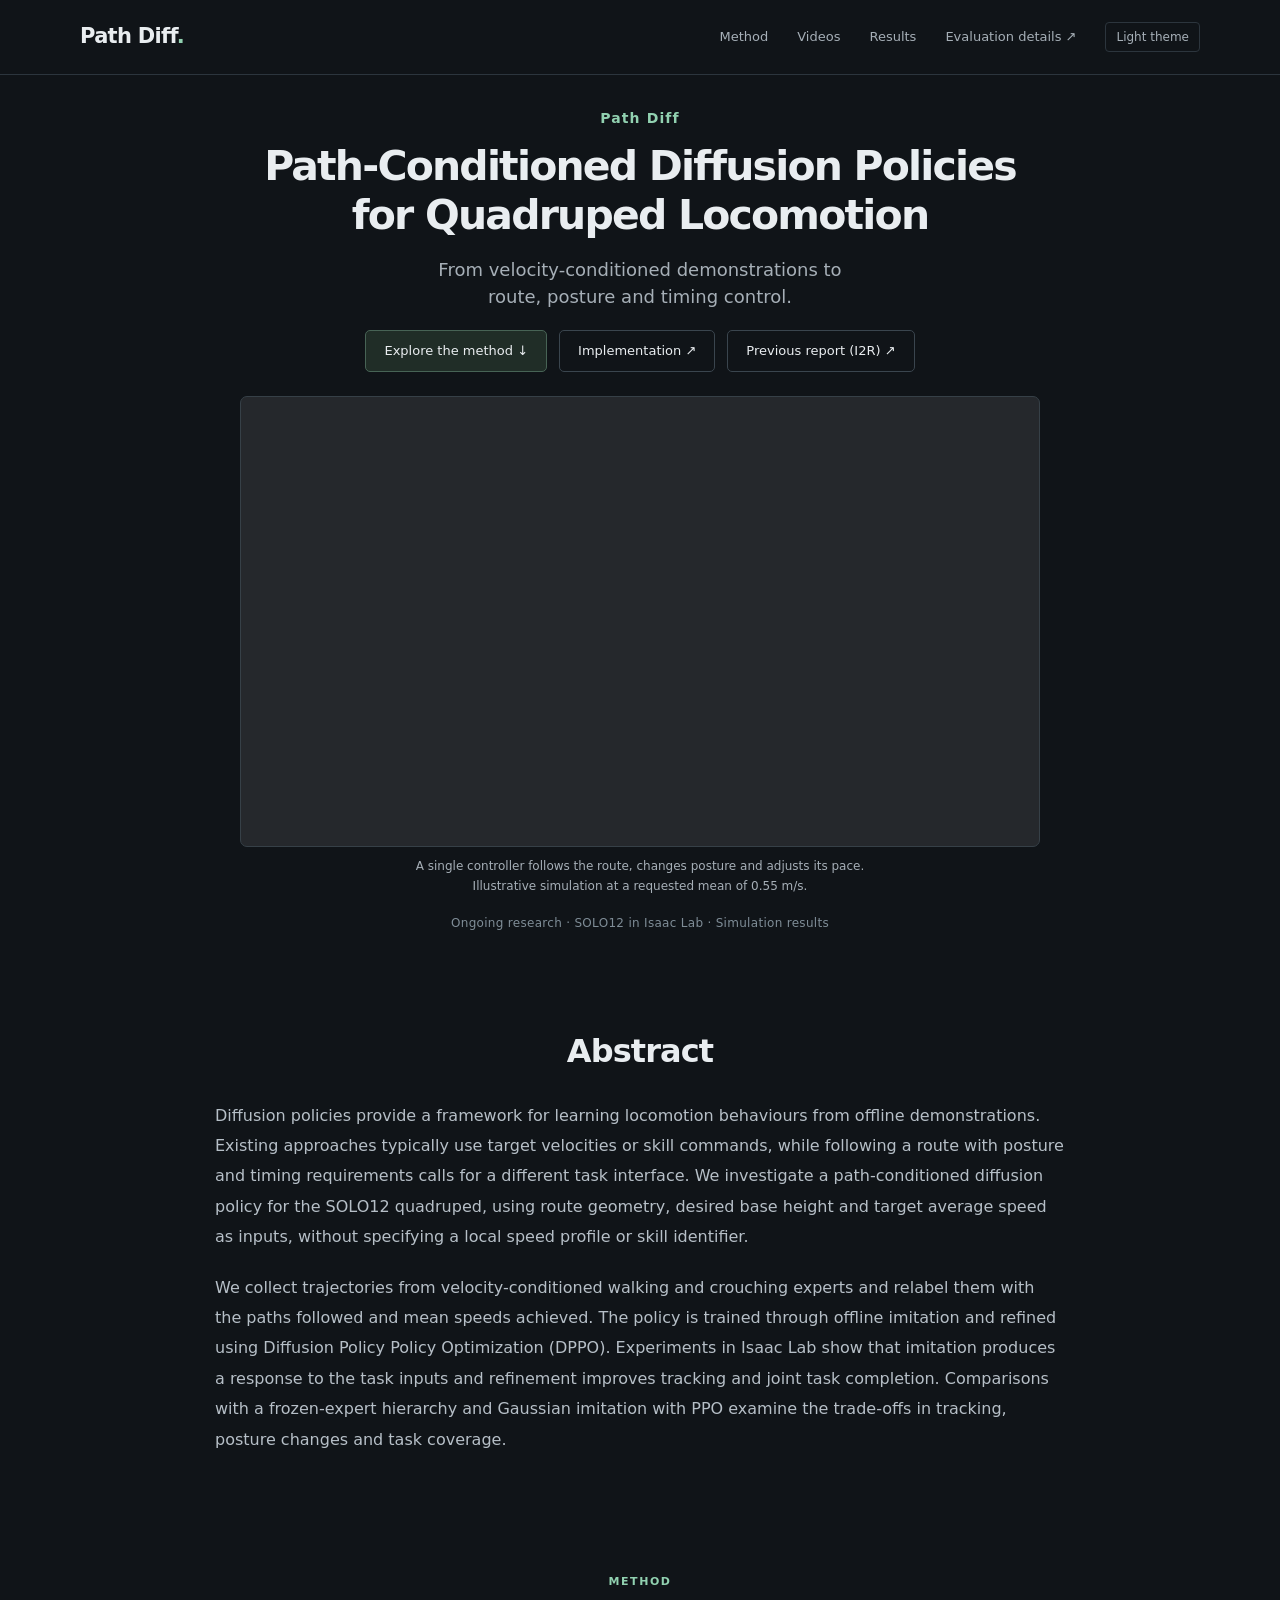
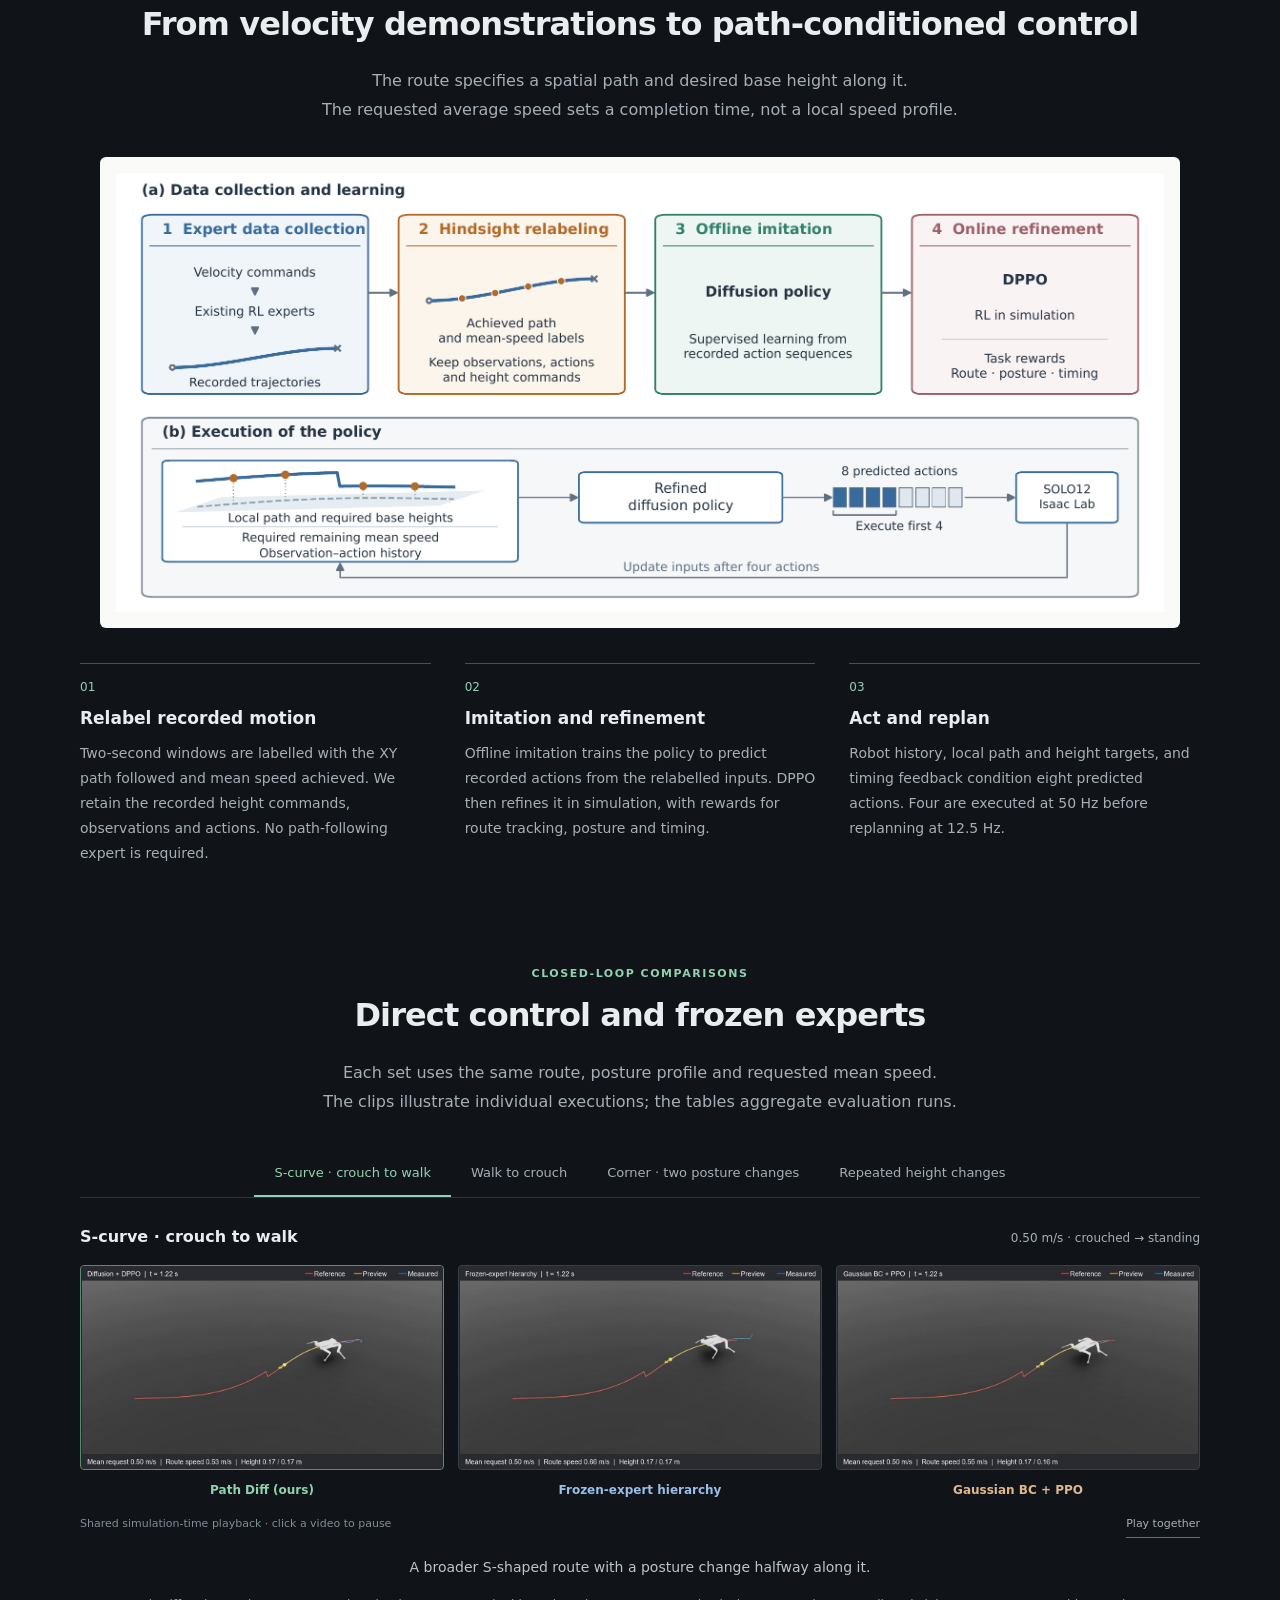
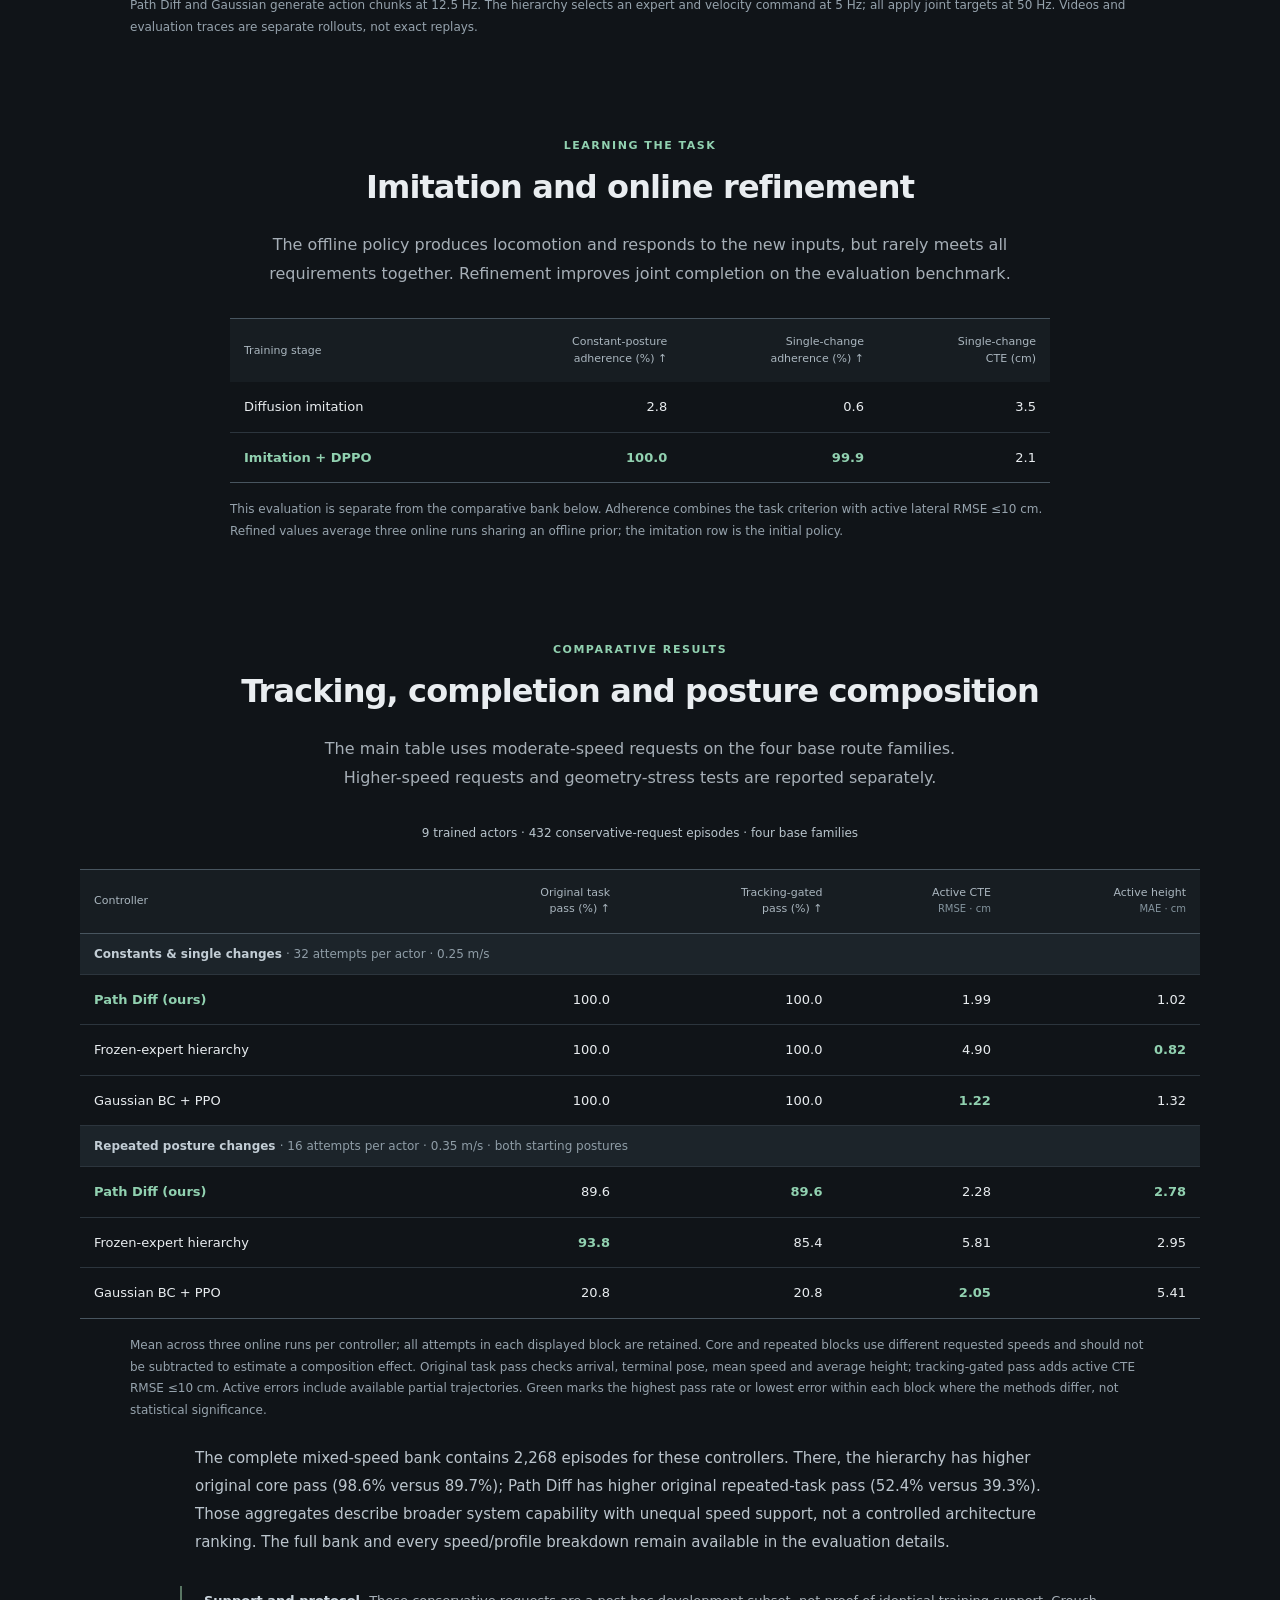
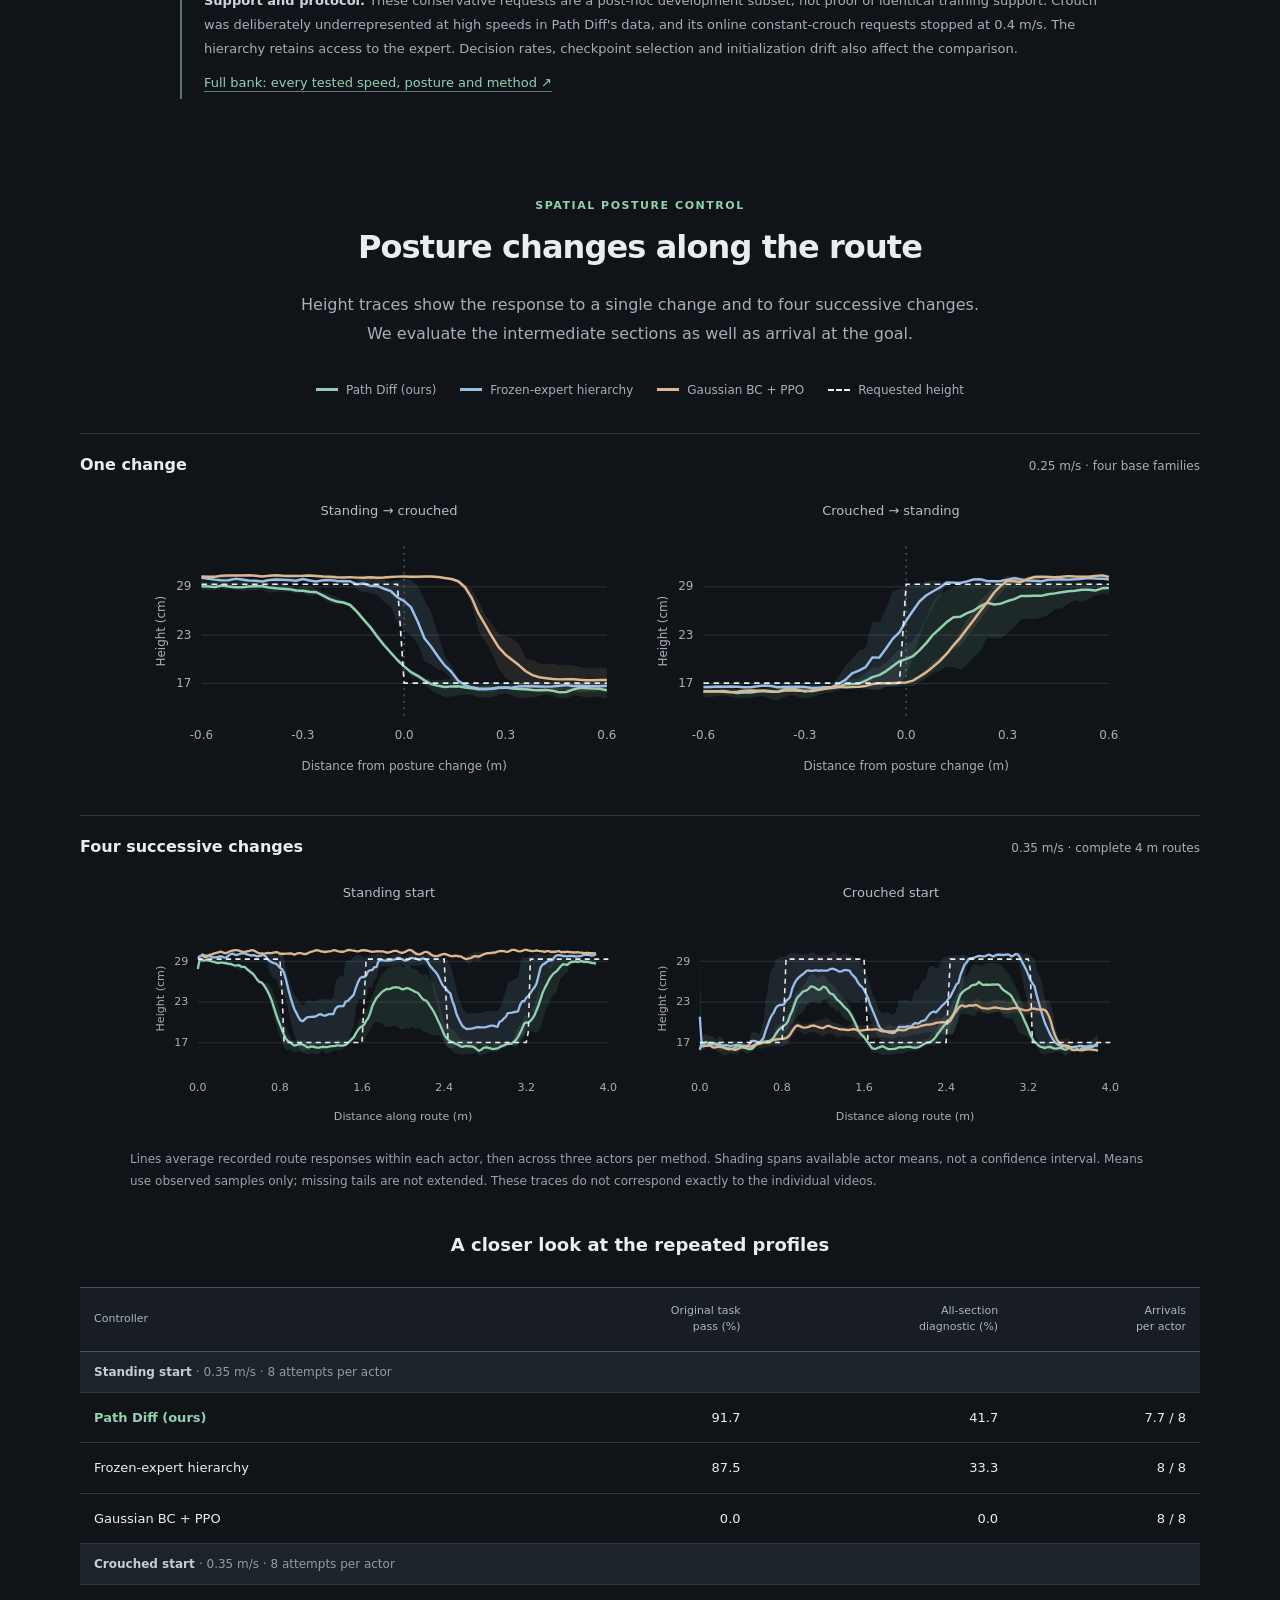
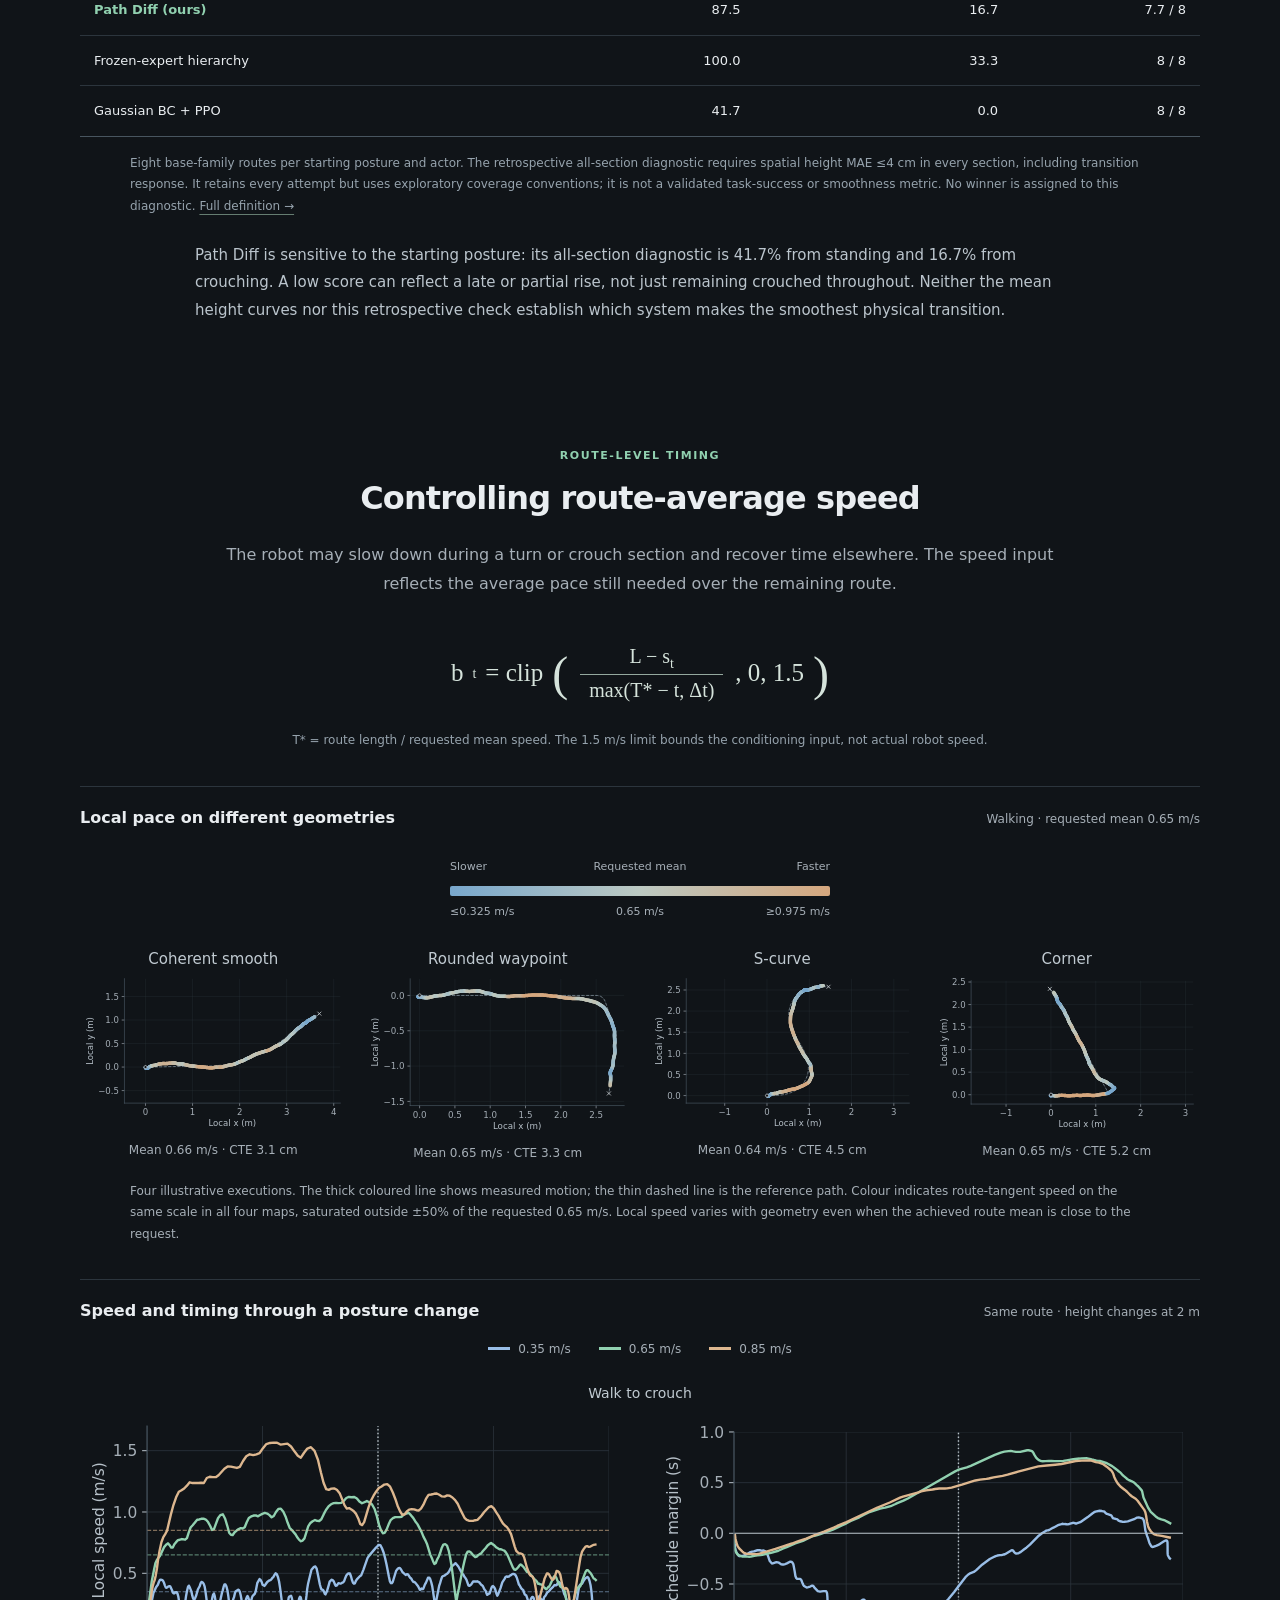
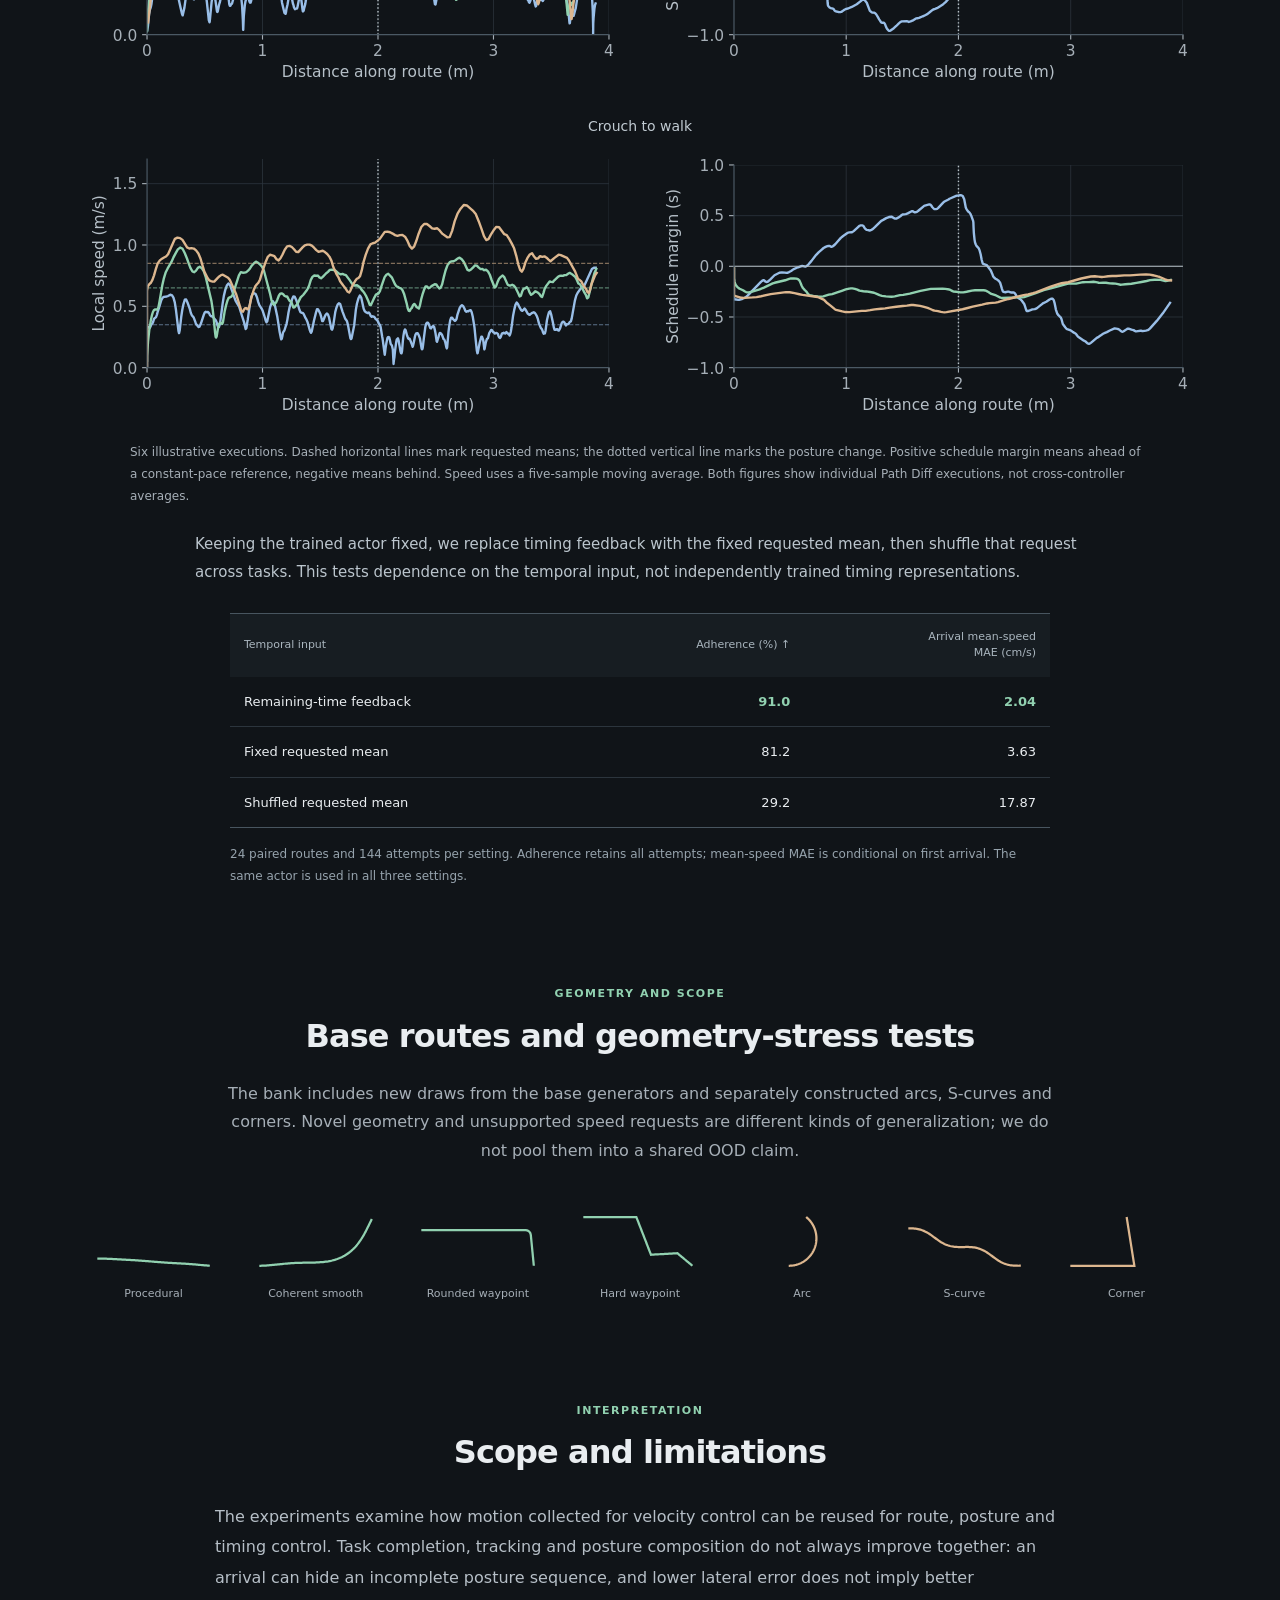
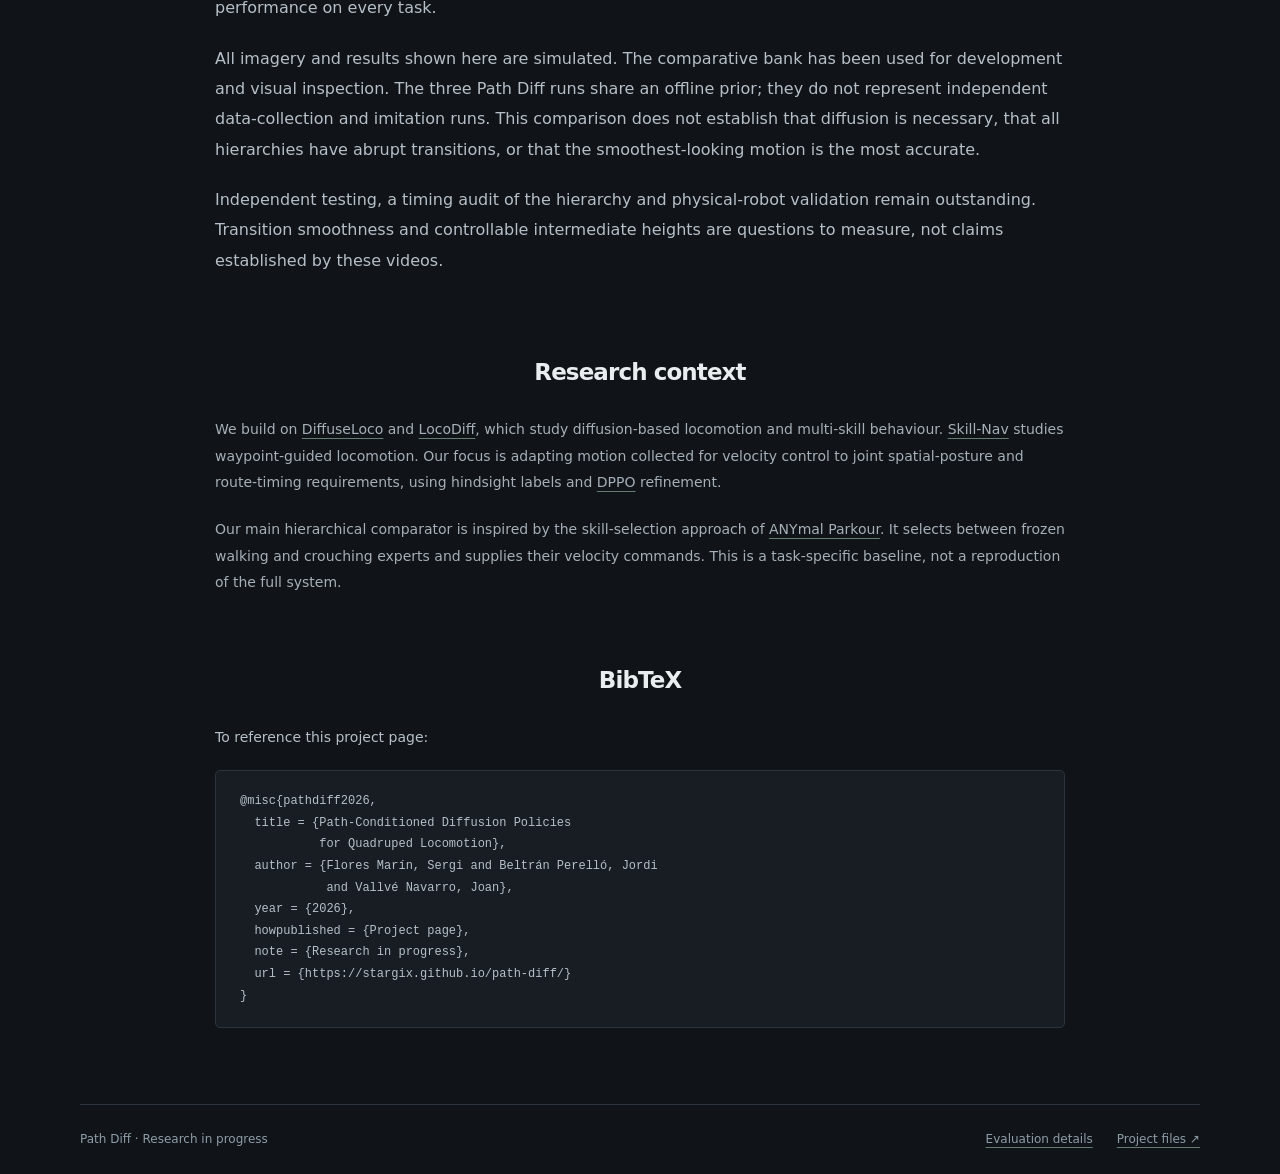
<file: index.html>
<!doctype html>
<html lang="en"><head>
<meta charset="utf-8"><meta name="viewport" content="width=device-width,initial-scale=1">
<link rel="icon" type="image/svg+xml" href="favicon.svg">
<meta name="theme-color" content="#101418"><meta name="description" content="Path Diff investigates path, posture and timing control with diffusion policies learned from velocity-conditioned locomotion experts.">
<meta property="og:title" content="Path Diff: Path-Conditioned Diffusion Policies for Quadruped Locomotion">
<meta property="og:description" content="From velocity-conditioned demonstrations to route, posture and timing control. Method, simulation comparisons and experimental results on SOLO12.">
<title>Path Diff: Path-Conditioned Diffusion Policies for Quadruped Locomotion</title>
<script src="theme.js?v=20261118-pace"></script><link rel="stylesheet" href="styles.css?v=20261118-report"><script src="evidence.js?v=20261118-theme" defer></script><script src="app.js?v=20261118-theme" defer></script><script src="research.js?v=20261118-theme" defer></script>
</head><body>
<a class="skip" href="#main">Skip to content</a>
<header><nav class="container" aria-label="Main navigation"><a class="brand" href="#top">Path Diff<span>.</span></a><div><a href="#method">Method</a><a href="#compare">Videos</a><a href="#results">Results</a><a class="nav-details" href="results.html">Evaluation details ↗</a><button id="theme-toggle" class="theme-toggle" type="button" hidden>Light theme</button></div></nav></header>
<main id="main">
<section class="intro container" id="top">
<p class="eyebrow">Path Diff</p><h1>Path-Conditioned Diffusion Policies<br class="desktop-break"> for Quadruped Locomotion</h1>
<p class="lead">From velocity-conditioned demonstrations to<br class="desktop-break"> route, posture and timing control.</p>
<div class="hero-links"><a class="resource primary" href="#method">Explore the method ↓</a><a class="resource" href="https://github.com/Stargix/isaaclab-solo-diffusion-policies">Implementation ↗</a><a class="resource" href="assets/i2r-report.pdf">Previous report (I2R) ↗</a></div>
<figure class="teaser"><div class="teaser-media"><video src="assets/media/teaser_recreated_short.mp4" autoplay muted loop playsinline preload="metadata" aria-label="SOLO12 follows a curved route and changes posture in Isaac Lab"></video></div><figcaption>A single controller follows the route, changes posture and adjusts its pace.<br>Illustrative simulation at a requested mean of 0.55 m/s.</figcaption></figure>
<p class="project-status">Ongoing research · SOLO12 in Isaac Lab · Simulation results</p>
</section>
<section class="container section prose" id="abstract">
<h2>Abstract</h2>
<p>Diffusion policies provide a framework for learning locomotion behaviours from offline demonstrations. Existing approaches typically use target velocities or skill commands, while following a route with posture and timing requirements calls for a different task interface. We investigate a path-conditioned diffusion policy for the SOLO12 quadruped, using route geometry, desired base height and target average speed as inputs, without specifying a local speed profile or skill identifier.</p>
<p>We collect trajectories from velocity-conditioned walking and crouching experts and relabel them with the paths followed and mean speeds achieved. The policy is trained through offline imitation and refined using Diffusion Policy Policy Optimization (DPPO). Experiments in Isaac Lab show that imitation produces a response to the task inputs and refinement improves tracking and joint task completion. Comparisons with a frozen-expert hierarchy and Gaussian imitation with PPO examine the trade-offs in tracking, posture changes and task coverage.</p>
</section>
<section class="container section" id="method">
<p class="section-kicker">Method</p><h2>From velocity demonstrations to path-conditioned control</h2>
<p class="section-copy">The route specifies a spatial path and desired base height along it.<br class="desktop-break"> The requested average speed sets a completion time, not a local speed profile.</p>
<figure class="method"><a href="assets/figures/method_grouped_25d_final.pdf" aria-label="Open method diagram as PDF"><img src="assets/figures/method_grouped_25d_final.png" loading="lazy" alt="Velocity-conditioned expert motion is relabelled for imitation and refined with DPPO. Local path and height targets, timing feedback and robot history condition execution."></a></figure>
<div class="method-explanation">
<div><span class="step">01</span><h3>Relabel recorded motion</h3><p>Two-second windows are labelled with the XY path followed and mean speed achieved. We retain the recorded height commands, observations and actions. No path-following expert is required.</p></div>
<div><span class="step">02</span><h3>Imitation and refinement</h3><p>Offline imitation trains the policy to predict recorded actions from the relabelled inputs. DPPO then refines it in simulation, with rewards for route tracking, posture and timing.</p></div>
<div><span class="step">03</span><h3>Act and replan</h3><p>Robot history, local path and height targets, and timing feedback condition eight predicted actions. Four are executed at 50 Hz before replanning at 12.5 Hz.</p></div>
</div></section>
<section class="container section" id="compare">
<p class="section-kicker">Closed-loop comparisons</p><h2>Direct control and frozen experts</h2>
<p class="section-copy">Each set uses the same route, posture profile and requested mean speed.<br class="desktop-break"> The clips illustrate individual executions; the tables aggregate evaluation runs.</p>
<div id="scenario-grid" class="scenario-grid" role="group" aria-label="Choose a comparison route"></div>
<div class="case-heading"><h3 id="case-title">Loading comparison</h3><p id="case-request"></p></div>
<div class="video-grid-wrap"><div id="videos" class="videos"></div></div>
<div class="playback-note"><span>Shared simulation-time playback · click a video to pause</span><button id="play" type="button" aria-pressed="false">Play together</button></div>
<p id="case-explanation" class="case-explanation" aria-live="polite">Loading comparisons…</p>
<p class="table-note">Path Diff and Gaussian generate action chunks at 12.5 Hz. The hierarchy selects an expert and velocity command at 5 Hz; all apply joint targets at 50 Hz. Videos and evaluation traces are separate rollouts, not exact replays.</p>
</section>
<section class="container section" id="learning-stages">
<p class="section-kicker">Learning the task</p><h2>Imitation and online refinement</h2>
<p class="section-copy">The offline policy produces locomotion and responds to the new inputs, but rarely meets all requirements together. Refinement improves joint completion on the evaluation benchmark.</p>
<div id="training-table" class="result-table compact"></div>
<p class="table-note narrow">This evaluation is separate from the comparative bank below. Adherence combines the task criterion with active lateral RMSE ≤10 cm. Refined values average three online runs sharing an offline prior; the imitation row is the initial policy.</p>
</section>
<section class="container section" id="results">
<p class="section-kicker">Comparative results</p><h2>Tracking, completion and posture composition</h2>
<p class="section-copy">The main table uses moderate-speed requests on the four base route families.<br class="desktop-break"> Higher-speed requests and geometry-stress tests are reported separately.</p>
<p id="bank-overview" class="data-scope">Loading evaluation bank…</p><div id="system-results" class="result-table"></div>
<p class="table-note">Mean across three online runs per controller; all attempts in each displayed block are retained. Core and repeated blocks use different requested speeds and should not be subtracted to estimate a composition effect. Original task pass checks arrival, terminal pose, mean speed and average height; tracking-gated pass adds active CTE RMSE ≤10 cm. Active errors include available partial trajectories. Green marks the highest pass rate or lowest error within each block where the methods differ, not statistical significance.</p>
<p id="system-reading" class="reading"></p>
<div class="protocol-note"><p><strong>Support and protocol.</strong> These conservative requests are a post-hoc development subset, not proof of identical training support. Crouch was deliberately underrepresented at high speeds in Path Diff's data, and its online constant-crouch requests stopped at 0.4 m/s. The hierarchy retains access to the expert. Decision rates, checkpoint selection and initialization drift also affect the comparison.</p><a href="results.html">Full bank: every tested speed, posture and method ↗</a></div>
</section>
<section class="container section" id="transitions">
<p class="section-kicker">Spatial posture control</p><h2>Posture changes along the route</h2>
<p class="section-copy">Height traces show the response to a single change and to four successive changes.<br class="desktop-break"> We evaluate the intermediate sections as well as arrival at the goal.</p>
<div class="method-legend"><span class="ours">Path Diff (ours)</span><span class="hierarchy">Frozen-expert hierarchy</span><span class="gaussian">Gaussian BC + PPO</span><span class="requested">Requested height</span></div>
<div class="figure-heading"><h3>One change</h3><p>0.25 m/s · four base families</p></div><div id="single-response" class="response-grid"></div>
<div class="figure-heading"><h3>Four successive changes</h3><p>0.35 m/s · complete 4 m routes</p></div><div id="repeated-response" class="sequence-grid"></div>
<p class="table-note">Lines average recorded route responses within each actor, then across three actors per method. Shading spans available actor means, not a confidence interval. Means use observed samples only; missing tails are not extended. These traces do not correspond exactly to the individual videos.</p>
<h3 class="plot-heading">A closer look at the repeated profiles</h3><div id="composition-table" class="result-table"></div>
<p class="table-note">Eight base-family routes per starting posture and actor. The retrospective all-section diagnostic requires spatial height MAE ≤4 cm in every section, including transition response. It retains every attempt but uses exploratory coverage conventions; it is not a validated task-success or smoothness metric. No winner is assigned to this diagnostic. <a href="results.html#definitions">Full definition →</a></p>
<p id="composition-reading" class="reading"></p>
</section>
<section class="container section" id="timing">
<p class="section-kicker">Route-level timing</p><h2>Controlling route-average speed</h2>
<p class="section-copy">The robot may slow down during a turn or crouch section and recover time elsewhere. The speed input reflects the average pace still needed over the remaining route.</p>
<p class="budget-equation" aria-label="Remaining pace is remaining distance divided by remaining time, clipped between zero and 1.5 metres per second">b<sub>t</sub> = clip<span class="equation-bracket">(</span><span class="fraction"><span>L − s<sub>t</sub></span><span>max(T* − t, Δt)</span></span>, 0, 1.5<span class="equation-bracket">)</span></p>
<p class="table-note equation-note">T* = route length / requested mean speed. The 1.5 m/s limit bounds the conditioning input, not actual robot speed.</p>
<figure class="native-figure">
<div class="figure-heading"><h3>Local pace on different geometries</h3><p>Walking · requested mean 0.65 m/s</p></div>
<div class="pace-color-key" aria-label="Speed colour scale: blue is slower than the requested mean, grey is the requested 0.65 metres per second, orange is faster"><div class="pace-key-labels"><span>Slower</span><span>Requested mean</span><span>Faster</span></div><div class="relative-scale" aria-hidden="true"></div><div class="pace-key-ticks"><span>≤0.325 m/s</span><span>0.65 m/s</span><span>≥0.975 m/s</span></div></div>
<div class="pace-maps">
<div><h4>Coherent smooth</h4><img src="assets/figures/timing/coherent_smooth_pace.svg" width="342" height="209" loading="lazy" alt="Local speed along a smooth route, coloured relative to the requested mean"><p>Mean 0.66 m/s · CTE 3.1 cm</p></div>
<div><h4>Rounded waypoint</h4><img src="assets/figures/timing/rounded_waypoint_pace.svg" width="335" height="209" loading="lazy" alt="Local speed along a rounded waypoint route"><p>Mean 0.65 m/s · CTE 3.3 cm</p></div>
<div><h4>S-curve</h4><img src="assets/figures/timing/ood_s_curve_pace.svg" width="342" height="209" loading="lazy" alt="Local speed along an S-curve"><p>Mean 0.64 m/s · CTE 4.5 cm</p></div>
<div><h4>Corner</h4><img src="assets/figures/timing/sweep_hard_turn_pace.svg" width="342" height="210" loading="lazy" alt="Local speed around a sharp corner"><p>Mean 0.65 m/s · CTE 5.2 cm</p></div>
</div>
<figcaption>Four illustrative executions. The thick coloured line shows measured motion; the thin dashed line is the reference path. Colour indicates route-tangent speed on the same scale in all four maps, saturated outside ±50% of the requested 0.65 m/s. Local speed varies with geometry even when the achieved route mean is close to the request.</figcaption>
</figure>
<figure class="native-figure">
<div class="figure-heading"><h3>Speed and timing through a posture change</h3><p>Same route · height changes at 2 m</p></div>
<div class="speed-legend"><span class="slow">0.35 m/s</span><span class="medium">0.65 m/s</span><span class="fast">0.85 m/s</span></div>
<h4 class="timing-direction">Walk to crouch</h4><div class="timing-curves"><img src="assets/figures/timing/walk_to_crouch_speed.svg" width="389" height="198" loading="lazy" alt="Walk to crouch: local speed versus distance for three requested mean speeds"><img src="assets/figures/timing/walk_to_crouch_margin.svg" width="389" height="198" loading="lazy" alt="Walk to crouch: schedule margin versus distance; positive is ahead of the constant-pace reference"></div>
<h4 class="timing-direction">Crouch to walk</h4><div class="timing-curves"><img src="assets/figures/timing/crouch_to_walk_speed.svg" width="389" height="198" loading="lazy" alt="Crouch to walk: local speed versus distance for three requested mean speeds"><img src="assets/figures/timing/crouch_to_walk_margin.svg" width="389" height="198" loading="lazy" alt="Crouch to walk: schedule margin versus distance; negative is behind the constant-pace reference"></div>
<figcaption>Six illustrative executions. Dashed horizontal lines mark requested means; the dotted vertical line marks the posture change. Positive schedule margin means ahead of a constant-pace reference, negative means behind. Speed uses a five-sample moving average. Both figures show individual Path Diff executions, not cross-controller averages.</figcaption>
</figure>
<p class="reading">Keeping the trained actor fixed, we replace timing feedback with the fixed requested mean, then shuffle that request across tasks. This tests dependence on the temporal input, not independently trained timing representations.</p>
<div id="timing-table" class="result-table compact"></div>
<p class="table-note narrow">24 paired routes and 144 attempts per setting. Adherence retains all attempts; mean-speed MAE is conditional on first arrival. The same actor is used in all three settings.</p>
</section>
<section class="container section" id="evaluation-scope">
<p class="section-kicker">Geometry and scope</p><h2>Base routes and geometry-stress tests</h2>
<p class="section-copy">The bank includes new draws from the base generators and separately constructed arcs, S-curves and corners. Novel geometry and unsupported speed requests are different kinds of generalization; we do not pool them into a shared OOD claim.</p>
<div id="family-grid" class="family-grid"></div>
</section>
<section class="container section prose" id="scope">
<p class="section-kicker">Interpretation</p><h2>Scope and limitations</h2>
<p>The experiments examine how motion collected for velocity control can be reused for route, posture and timing control. Task completion, tracking and posture composition do not always improve together: an arrival can hide an incomplete posture sequence, and lower lateral error does not imply better performance on every task.</p>
<p>All imagery and results shown here are simulated. The comparative bank has been used for development and visual inspection. The three Path Diff runs share an offline prior; they do not represent independent data-collection and imitation runs. This comparison does not establish that diffusion is necessary, that all hierarchies have abrupt transitions, or that the smoothest-looking motion is the most accurate.</p>
<p>Independent testing, a timing audit of the hierarchy and physical-robot validation remain outstanding. Transition smoothness and controllable intermediate heights are questions to measure, not claims established by these videos.</p>
</section>
<section class="container section prose related" id="context"><h2>Research context</h2><p>We build on <a href="https://arxiv.org/abs/2404.19264">DiffuseLoco</a> and <a href="https://arxiv.org/abs/2411.08832">LocoDiff</a>, which study diffusion-based locomotion and multi-skill behaviour. <a href="https://arxiv.org/abs/2506.21853">Skill-Nav</a> studies waypoint-guided locomotion. Our focus is adapting motion collected for velocity control to joint spatial-posture and route-timing requirements, using hindsight labels and <a href="https://arxiv.org/abs/2409.00588">DPPO</a> refinement.</p><p>Our main hierarchical comparator is inspired by the skill-selection approach of <a href="https://arxiv.org/abs/2306.14874">ANYmal Parkour</a>. It selects between frozen walking and crouching experts and supplies their velocity commands. This is a task-specific baseline, not a reproduction of the full system.</p></section>
<section class="container section prose citation" id="citation"><h2>BibTeX</h2><p>To reference this project page:</p><pre><code>@misc{pathdiff2026,
  title = {Path-Conditioned Diffusion Policies
           for Quadruped Locomotion},
  author = {Flores Marín, Sergi and Beltrán Perelló, Jordi
            and Vallvé Navarro, Joan},
  year = {2026},
  howpublished = {Project page},
  note = {Research in progress},
  url = {https://stargix.github.io/path-diff/}
}</code></pre></section>
<p id="research-error" class="container error" role="alert" hidden>Some experimental data could not load. Please reload the page.</p>
</main><footer class="container"><span>Path Diff · Research in progress</span><div><a href="results.html">Evaluation details</a><a href="https://github.com/Stargix/path-diff">Project files ↗</a></div></footer>
<noscript><p class="container">Enable JavaScript for comparison videos, figures and experimental tables. The method and research description remain available above.</p></noscript>
</body></html>
</file>
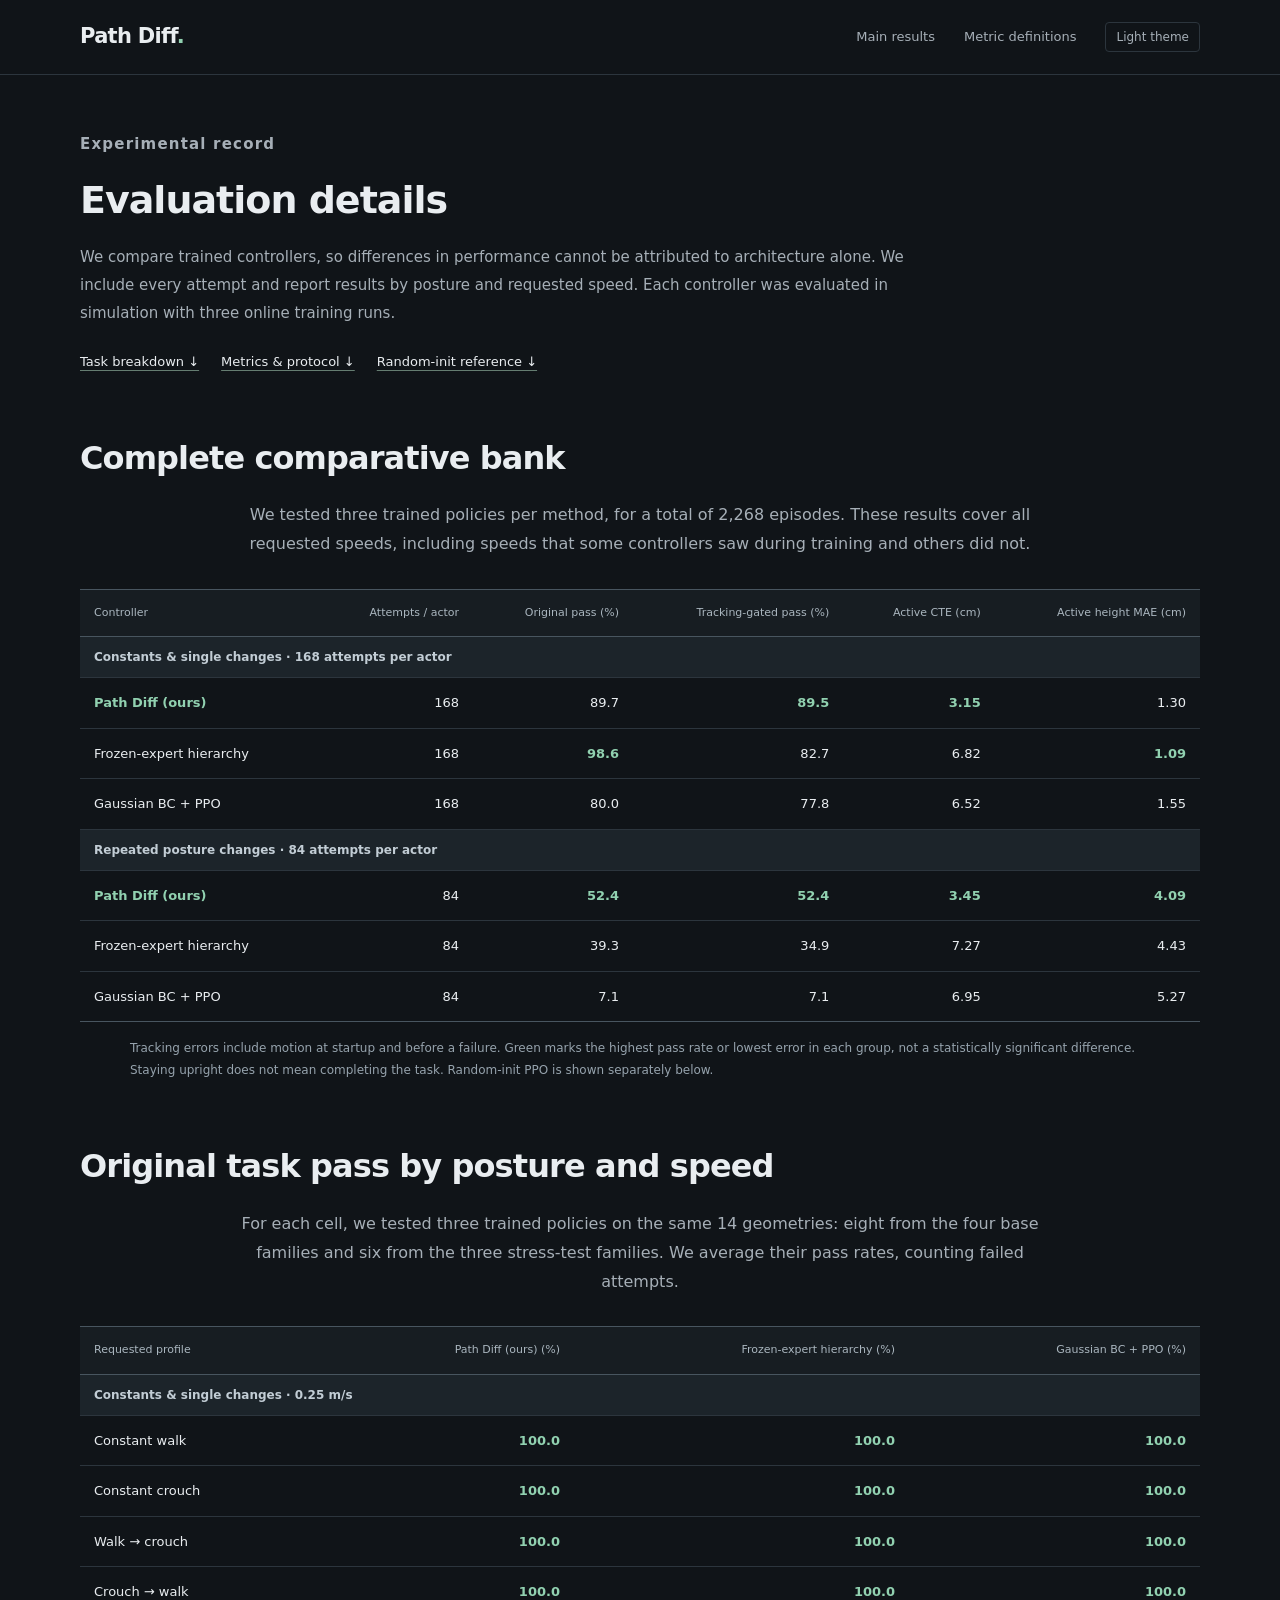
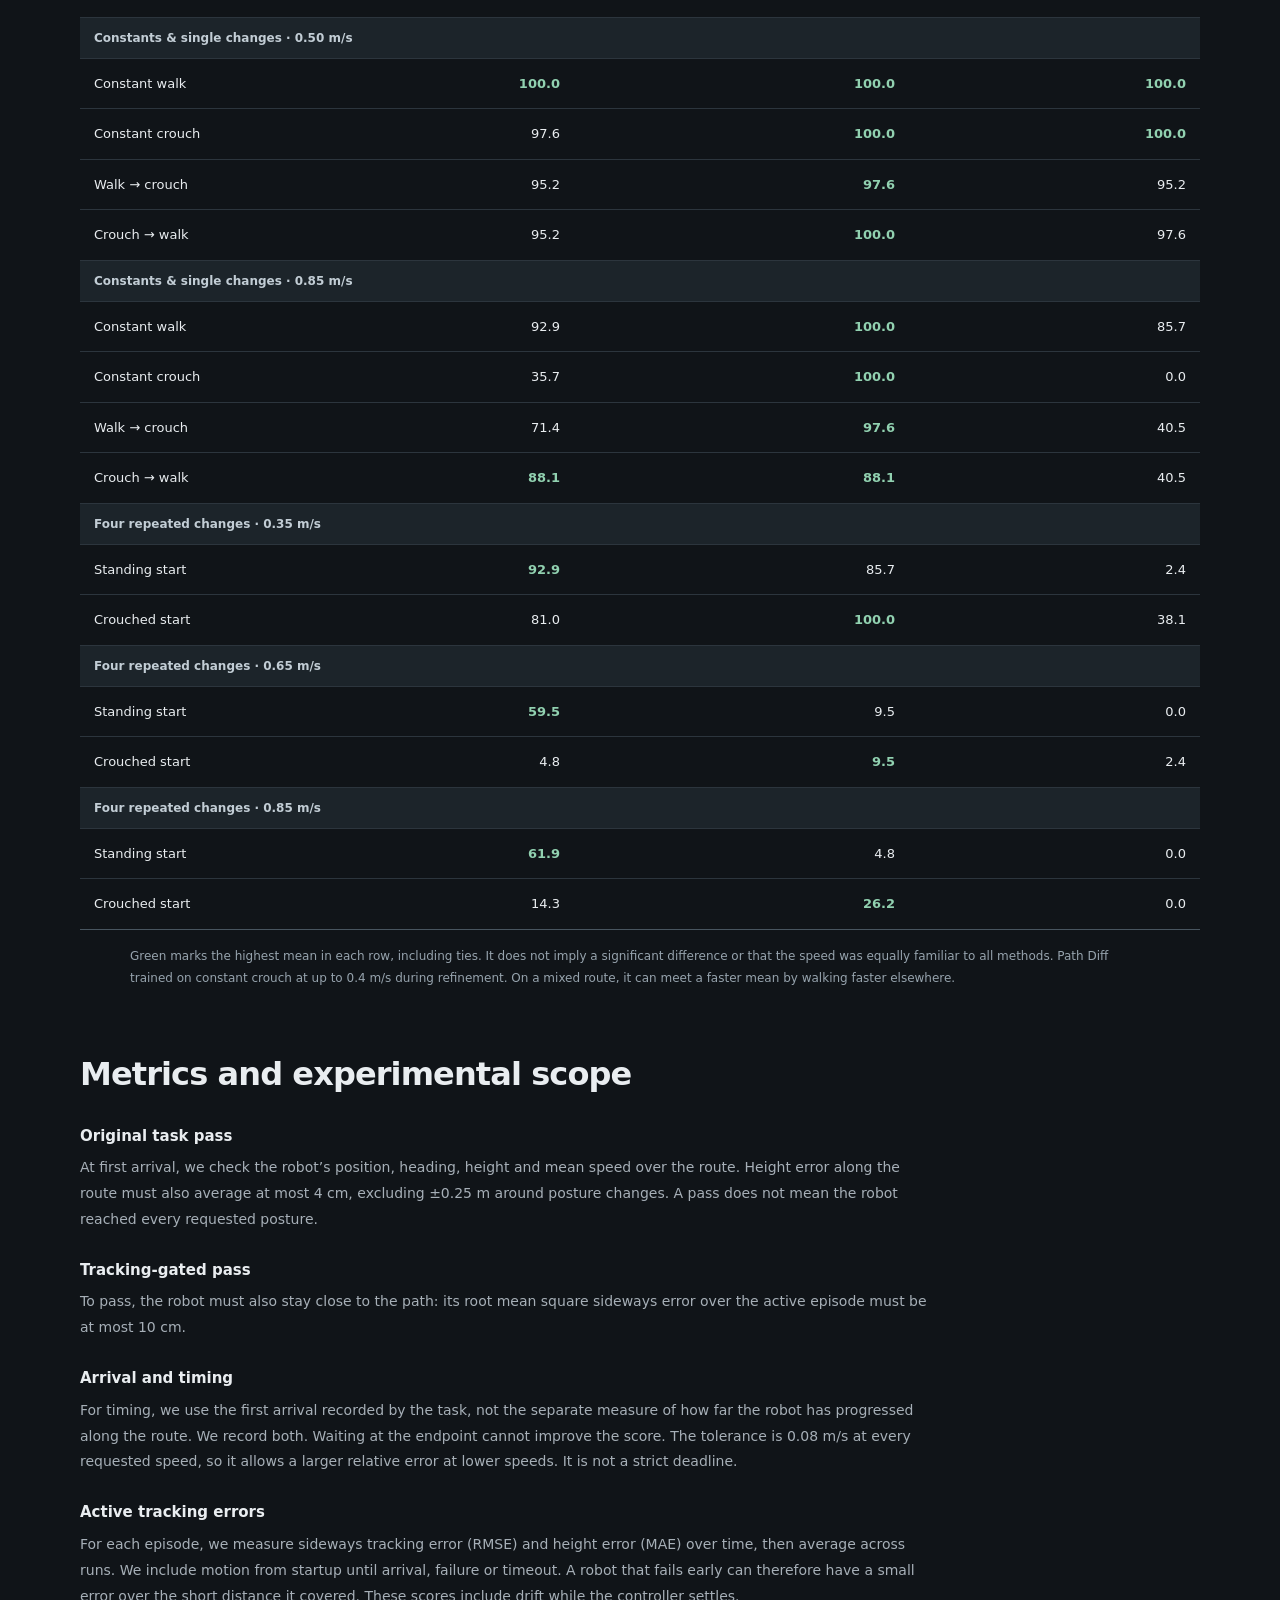
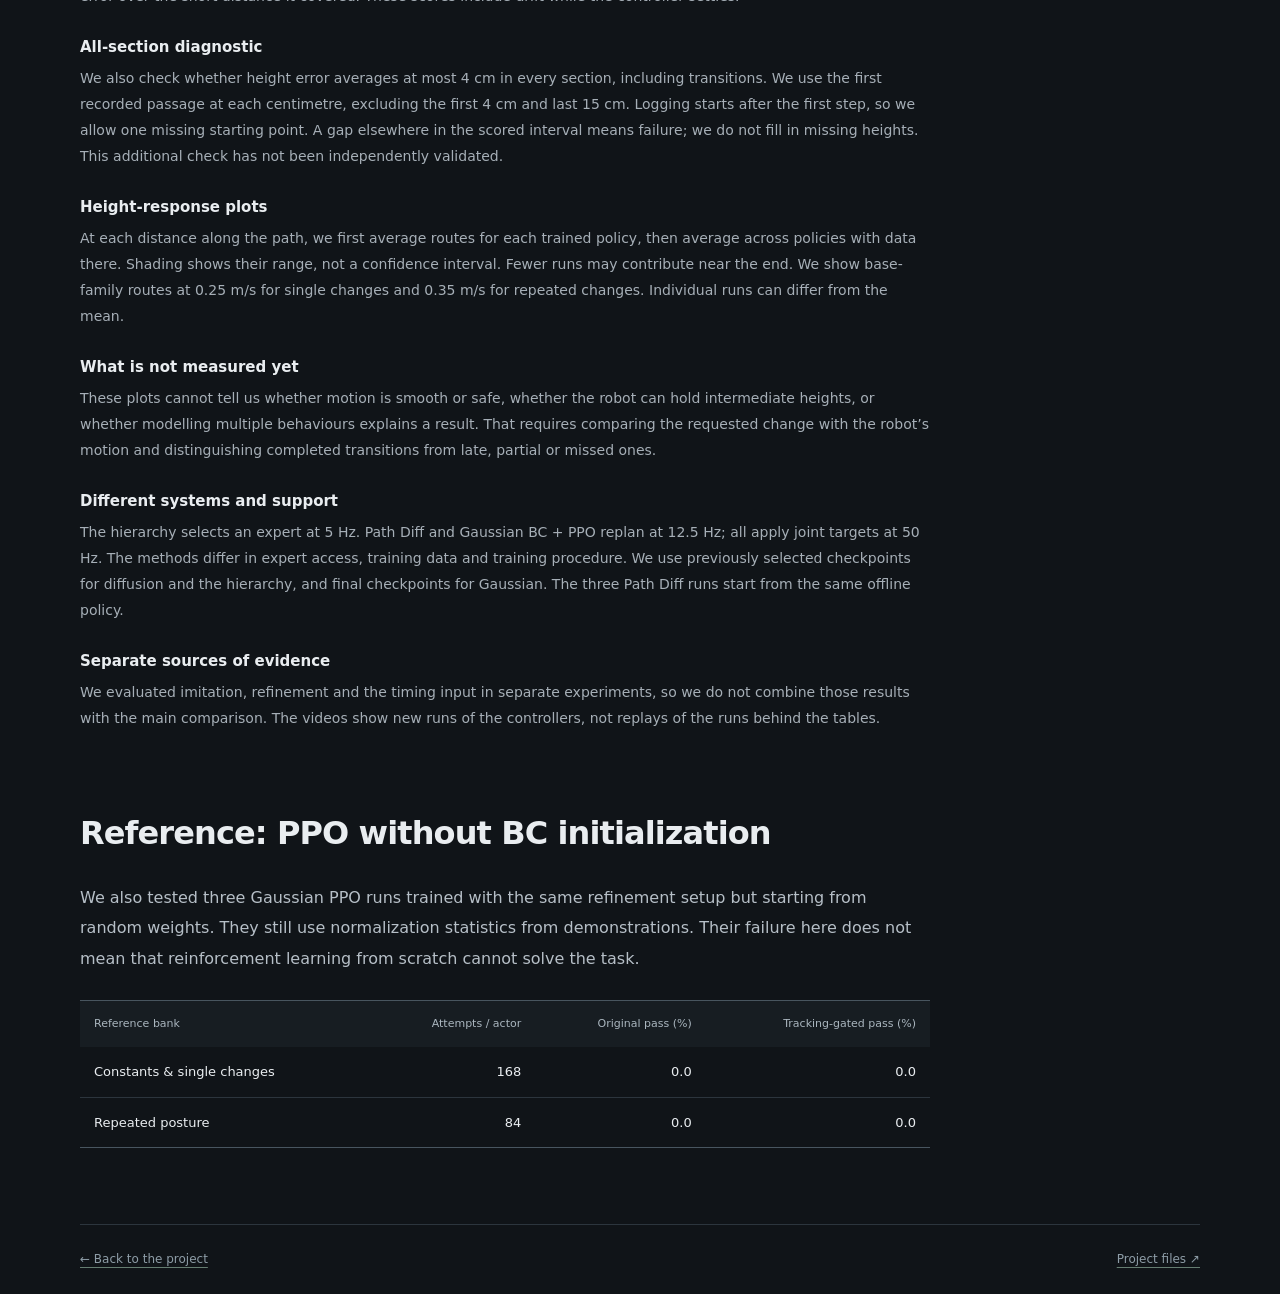
<file: results.html>
<!doctype html>
<html lang="en"><head><meta charset="utf-8"><meta name="viewport" content="width=device-width,initial-scale=1"><meta name="theme-color" content="#101418"><link rel="icon" type="image/svg+xml" href="favicon.svg"><title>Path Diff: Evaluation details</title><script src="theme.js?v=20261118-pace"></script><link rel="stylesheet" href="styles.css?v=20261118-row"><script src="evidence.js?v=20261118-theme" defer></script><script src="details.js?v=20261118-theme" defer></script></head>
<body class="details-page"><header><nav class="container"><a class="brand" href="index.html">Path Diff<span>.</span></a><div><a href="index.html#results">Main results</a><a href="#definitions">Metric definitions</a><button id="theme-toggle" class="theme-toggle" type="button" hidden>Light theme</button></div></nav></header>
<main class="container">
<section class="details-hero"><p class="eyebrow">Experimental record</p><h1>Evaluation details</h1><p>We compare trained controllers, so differences in performance cannot be attributed to architecture alone. We include every attempt and report results by posture and requested speed. Each controller was evaluated in simulation with three online training runs.</p><div class="details-nav"><a href="#breakdown">Task breakdown ↓</a><a href="#definitions">Metrics & protocol ↓</a><a href="#reference">Random-init reference ↓</a></div></section>
<section class="section"><h2>Complete comparative bank</h2><p class="section-copy">We tested three trained policies per method, for a total of 2,268 episodes. These results cover all requested speeds, including speeds that some controllers saw during training and others did not.</p><div id="full-bank" class="result-table"></div><p class="table-note">Tracking errors include motion at startup and before a failure. Green marks the highest pass rate or lowest error in each group, not a statistically significant difference. Staying upright does not mean completing the task. Random-init PPO is shown separately below.</p></section>
<section class="section"><h2>Original task pass by posture and speed</h2><p class="section-copy">For each cell, we tested three trained policies on the same 14 geometries: eight from the four base families and six from the three stress-test families. We average their pass rates, counting failed attempts.</p><div id="breakdown" class="result-table"></div><p class="table-note">Green marks the highest mean in each row, including ties. It does not imply a significant difference or that the speed was equally familiar to all methods. Path Diff trained on constant crouch at up to 0.4 m/s during refinement. On a mixed route, it can meet a faster mean by walking faster elsewhere.</p></section>
<section class="section prose" id="definitions"><h2>Metrics and experimental scope</h2><dl class="details-list">
<dt>Original task pass</dt><dd>At first arrival, we check the robot’s position, heading, height and mean speed over the route. Height error along the route must also average at most 4 cm, excluding ±0.25 m around posture changes. A pass does not mean the robot reached every requested posture.</dd>
<dt>Tracking-gated pass</dt><dd>To pass, the robot must also stay close to the path: its root mean square sideways error over the active episode must be at most 10 cm.</dd>
<dt>Arrival and timing</dt><dd>For timing, we use the first arrival recorded by the task, not the separate measure of how far the robot has progressed along the route. We record both. Waiting at the endpoint cannot improve the score. The tolerance is 0.08 m/s at every requested speed, so it allows a larger relative error at lower speeds. It is not a strict deadline.</dd>
<dt>Active tracking errors</dt><dd>For each episode, we measure sideways tracking error (RMSE) and height error (MAE) over time, then average across runs. We include motion from startup until arrival, failure or timeout. A robot that fails early can therefore have a small error over the short distance it covered. These scores include drift while the controller settles.</dd>
<dt>All-section diagnostic</dt><dd>We also check whether height error averages at most 4 cm in every section, including transitions. We use the first recorded passage at each centimetre, excluding the first 4 cm and last 15 cm. Logging starts after the first step, so we allow one missing starting point. A gap elsewhere in the scored interval means failure; we do not fill in missing heights. This additional check has not been independently validated.</dd>
<dt>Height-response plots</dt><dd>At each distance along the path, we first average routes for each trained policy, then average across policies with data there. Shading shows their range, not a confidence interval. Fewer runs may contribute near the end. We show base-family routes at 0.25 m/s for single changes and 0.35 m/s for repeated changes. Individual runs can differ from the mean.</dd>
<dt>What is not measured yet</dt><dd>These plots cannot tell us whether motion is smooth or safe, whether the robot can hold intermediate heights, or whether modelling multiple behaviours explains a result. That requires comparing the requested change with the robot’s motion and distinguishing completed transitions from late, partial or missed ones.</dd>
<dt>Different systems and support</dt><dd>The hierarchy selects an expert at 5 Hz. Path Diff and Gaussian BC + PPO replan at 12.5 Hz; all apply joint targets at 50 Hz. The methods differ in expert access, training data and training procedure. We use previously selected checkpoints for diffusion and the hierarchy, and final checkpoints for Gaussian. The three Path Diff runs start from the same offline policy.</dd>
<dt>Separate sources of evidence</dt><dd>We evaluated imitation, refinement and the timing input in separate experiments, so we do not combine those results with the main comparison. The videos show new runs of the controllers, not replays of the runs behind the tables.</dd>
</dl></section>
<section class="section prose" id="reference"><h2>Reference: PPO without BC initialization</h2><p>We also tested three Gaussian PPO runs trained with the same refinement setup but starting from random weights. They still use normalization statistics from demonstrations. Their failure here does not mean that reinforcement learning from scratch cannot solve the task.</p><div id="scratch-reference" class="result-table"></div></section>
<p id="details-error" class="error" role="alert" hidden>Some evaluation records could not load. Please reload the page.</p>
</main><footer class="container"><a href="index.html">← Back to the project</a><a href="https://github.com/Stargix/path-diff">Project files ↗</a></footer></body></html>
</file>
<file: styles.css>
:root{color-scheme:dark;--bg:#101418;--panel:#171d22;--text:#e9edf0;--muted:#a6afb7;--line:#2c353d;--accent:#91d1b0;--blue:#99bee7;--sand:#ddb78f;font:16px/1.7 system-ui,-apple-system,BlinkMacSystemFont,"Segoe UI",sans-serif}
*{box-sizing:border-box}html{scroll-behavior:smooth;scroll-padding-top:32px}body{margin:0;background:var(--bg);color:var(--text)}a{color:inherit;text-underline-offset:4px;text-decoration-color:#657d71}a:hover{color:var(--accent)}button{font:inherit;color:inherit;cursor:pointer}a:focus-visible,button:focus-visible,video:focus-visible{outline:2px solid var(--accent);outline-offset:5px}.container{width:min(1120px,calc(100% - 64px));margin-inline:auto}h1,h2,h3,h4,p,figure{margin:0}h1,h2,h3{text-wrap:balance}header{border-bottom:1px solid var(--line)}nav{display:flex;justify-content:space-between;align-items:center;min-height:74px;gap:20px}nav>div{display:flex;gap:29px}nav a{font-size:13px;text-decoration:none;color:var(--muted)}.brand{font-size:21px;font-weight:700;letter-spacing:-.7px;color:var(--text)}.brand span{color:var(--accent)}
.intro{text-align:center;padding-top:68px}.eyebrow{font-size:16px;font-weight:650;color:var(--accent);letter-spacing:.08em;margin-bottom:18px}.intro h1{font-size:clamp(32px,3.7vw,49px);line-height:1.2;letter-spacing:-1.8px;font-weight:650;max-width:1040px;margin:auto}.lead{font-size:20px;line-height:1.6;color:var(--muted);margin:24px auto;max-width:750px}.hero-links{display:flex;justify-content:center;gap:12px;margin:27px 0 40px}.resource{display:inline-flex;padding:9px 18px;border:1px solid #3a454e;border-radius:5px;font-size:13px;text-decoration:none;color:var(--text)}.resource.primary{background:#202d27;border-color:#476355}.resource:hover{border-color:var(--accent)}.teaser{max-width:920px;margin:auto}.teaser-media{overflow:hidden;border-radius:7px;border:1px solid #364047;background:#25282c}.teaser video{width:100%;height:auto;aspect-ratio:16/9;display:block;object-fit:contain}.teaser figcaption{margin-top:13px;font-size:13px;line-height:1.65;color:var(--muted)}.project-status{margin-top:23px;color:#7f8d97;font-size:12px;letter-spacing:.025em}
.section{padding-top:98px}.section-kicker{text-align:center;color:var(--accent);font-size:11px;font-weight:650;letter-spacing:.14em;text-transform:uppercase;margin-bottom:12px}h2{font-size:32px;line-height:1.3;font-weight:600;letter-spacing:-.9px;text-align:center;margin-bottom:22px}.section-copy{font-size:16px;line-height:1.8;max-width:830px;margin:0 auto 30px;text-align:center;color:var(--muted)}.prose{max-width:850px}.prose>p:not(.section-kicker){font-size:16px;line-height:1.9;color:#b6bfc7;margin-bottom:20px}.prose h2{margin-bottom:28px}.method{margin:32px auto 28px;max-width:1080px}.method a{display:block;padding:16px;background:#fafbf9;border-radius:6px}.method img{display:block;width:100%;height:auto}.method-explanation{display:grid;grid-template-columns:repeat(3,minmax(0,1fr));gap:34px;margin:35px auto 0}.step{font-size:12px;color:var(--accent);display:block;border-top:1px solid #43554b;padding-top:13px;margin-bottom:10px;font-variant-numeric:tabular-nums}.method-explanation h3{font-size:17px;line-height:1.4;margin-bottom:10px;font-weight:550}.method-explanation p{font-size:14px;color:var(--muted);line-height:1.8}
.scenario-grid{display:flex;justify-content:center;flex-wrap:wrap;margin:34px 0 25px;border-bottom:1px solid var(--line)}.scenario-button{font-size:13px;color:var(--muted);border:0;border-bottom:2px solid transparent;padding:11px 20px;background:none}.scenario-button:hover{color:var(--text)}.scenario-button[aria-pressed=true]{color:var(--accent);border-bottom-color:var(--accent)}.case-heading{display:flex;align-items:baseline;justify-content:space-between;gap:20px;margin-bottom:15px}.case-heading h3{font-size:16px;font-weight:550}.case-heading p{font-size:12px;color:var(--muted)}.video-grid-wrap{overflow-x:auto;overscroll-behavior-inline:contain}.videos{display:grid;grid-template-columns:repeat(3,minmax(0,1fr));gap:14px;min-width:660px;align-items:start}.video-card{min-width:0}.video-card video{display:block;width:100%;height:auto;aspect-ratio:16/9;object-fit:contain;background:#25282c;border:1px solid #35414a;border-radius:4px;cursor:pointer}.video-card.ours video{border-color:#568c70}.video-card figcaption{text-align:center;margin:10px 0 0;color:var(--blue);font-size:12px}.video-card.ours figcaption{color:var(--accent)}.video-card:last-child figcaption{color:var(--sand)}.video-card strong{font-weight:550}.playback-note{display:flex;align-items:center;justify-content:space-between;margin:12px 0 18px;gap:12px;color:#7f8d97;font-size:11px}.playback-note button{padding:3px 0;background:none;border:0;border-bottom:1px solid #64736b;font-size:11px;color:var(--muted)}.case-explanation{font-size:14px;text-align:center;color:#bbc5cd;max-width:880px;margin:auto}.table-note{color:#96a3ad;font-size:12px;line-height:1.8;margin:16px auto 0;max-width:1020px}.table-note.narrow{max-width:820px}.data-scope{font-size:12px;text-align:center;color:#b9c5cd;margin:0 auto 18px}.reading{font-size:15px;line-height:1.85;max-width:890px;margin:24px auto;color:#bbc5cd}.protocol-note{margin:30px auto 0;border-left:2px solid #597663;padding:3px 0 3px 22px;max-width:920px;font-size:13px;color:var(--muted);line-height:1.85}.protocol-note strong{color:#cbd5dd;font-weight:550}.protocol-note a{display:inline-block;margin-top:10px;color:var(--accent)}
.result-table{overflow-x:auto;margin:26px auto 0;border-block:1px solid #48555f;max-width:1120px}.result-table.compact{max-width:820px}.result-table table{border-collapse:collapse;width:100%;font-variant-numeric:tabular-nums;font-size:13px;line-height:1.5;min-width:640px}.result-table th,.result-table td{padding:15px 14px;text-align:right;border-bottom:1px solid var(--line)}.result-table thead th{font-size:11px;color:#aab6bf;font-weight:500;background:#171d22}.result-table thead th span{font-size:10px;color:#84949e}.result-table th:first-child{text-align:left}.result-table tbody th{font-weight:500;white-space:nowrap}.result-table tr:last-child>*{border-bottom:0}.result-table .table-group th{background:#1c242a;padding-block:11px;font-size:12px;color:#c2cdd5;text-align:left;font-weight:550;border-top:1px solid #48555f}.result-table tr.ours th{color:var(--accent);font-weight:600}.result-table .winner{color:var(--accent);font-weight:650}.result-table .table-group span{color:#8f9da7;font-weight:400}.result-table tbody th[scope=row]{position:sticky;left:0;background:var(--bg);z-index:1}
.method-legend{display:flex;justify-content:center;gap:24px;flex-wrap:wrap;color:var(--muted);font-size:12px;margin:32px 0}.method-legend span:before{content:'';display:inline-block;width:22px;height:3px;background:var(--accent);margin:0 8px 3px 0}.method-legend .hierarchy:before{background:var(--blue)}.method-legend .gaussian:before{background:var(--sand)}.method-legend .requested:before{background:none;height:0;border-top:2px dashed #e4e9ee}.figure-heading{display:flex;justify-content:space-between;align-items:baseline;border-top:1px solid var(--line);padding-top:17px;margin:31px 0 14px;gap:15px}.figure-heading h3{font-size:16px;font-weight:550}.figure-heading p{font-size:12px;color:var(--muted)}.response-grid{display:grid;grid-template-columns:1fr 1fr;gap:28px}.sequence-grid{display:grid;grid-template-columns:1fr;gap:18px}.response-panel{min-width:0}.response-panel h4{font-size:13px;text-align:center;color:#b3bec7;font-weight:500;margin:8px 0}.response-panel svg{width:100%;height:auto;display:block}.response-panel svg text{fill:#a6b3bd;font-family:inherit;font-size:13px}.plot-heading{font-size:18px;font-weight:550;text-align:center;margin:38px 0 18px}.budget-equation{display:flex;justify-content:center;align-items:center;gap:9px;font-family:Georgia,"Times New Roman",serif;font-size:25px;margin:34px 0 13px;color:#d5e3db}.budget-equation sub{font-size:14px}.fraction{display:inline-flex;flex-direction:column;font-size:20px;line-height:1.55;text-align:center;margin-inline:3px}.fraction>span:first-child{border-bottom:1px solid #94a89e}.fraction>span{padding:0 9px}.equation-bracket{font-size:48px}.equation-note{text-align:center}.paper-figure{margin:35px auto 20px;max-width:990px}.paper-figure img{display:block;width:100%;height:auto;background:#fff;border-radius:4px}.paper-figure figcaption{font-size:12px;color:var(--muted);margin-top:12px;line-height:1.8}.family-grid{display:grid;grid-template-columns:repeat(7,minmax(0,1fr));gap:15px;margin-top:36px}.family-item{text-align:center;color:var(--muted);font-size:11px}.family-item svg{display:block;width:100%;height:75px;margin-bottom:8px}.related{padding-top:62px}.related h2{font-size:23px}.related>p:not(.section-kicker){font-size:14px;color:var(--muted)}footer{margin-top:76px!important;padding:24px 0;border-top:1px solid var(--line);display:flex;justify-content:space-between;gap:20px;font-size:12px;color:#8e9da7}footer>div{display:flex;gap:24px}.skip{position:absolute;left:-10000px}.skip:focus{left:10px;top:10px;padding:12px;background:var(--panel);z-index:10}.error{color:#f0b7a5;text-align:center;padding-top:25px}.details-hero{padding-top:56px}.details-hero h1{font-size:38px;line-height:1.25;letter-spacing:-1px;margin-bottom:20px}.details-hero>p{max-width:850px;color:var(--muted);font-size:15px;line-height:1.85}.details-nav{display:flex;gap:22px;flex-wrap:wrap;margin-top:23px;font-size:13px}.details-list dt{font-size:15px;font-weight:550;color:var(--text);margin-top:25px}.details-list dd{margin:6px 0 0;font-size:14px;color:var(--muted);line-height:1.85}.details-page .section{padding-top:65px}.details-page h2{text-align:left}.details-page .prose{margin-left:0}.small-caption{font-size:12px;color:var(--muted);margin-top:13px}
@media(min-width:1600px){.intro{padding-top:78px}.teaser{max-width:980px}}
@media(max-width:850px){.container{width:calc(100% - 40px)}.intro{padding-top:45px}.intro h1{font-size:36px;letter-spacing:-1.2px}.lead{font-size:18px}.section{padding-top:75px}h2{font-size:28px}.method-explanation{gap:22px}.method-explanation h3{font-size:15px}.method-explanation p{font-size:13px}.family-grid{gap:8px}.response-grid{gap:10px}nav>div{gap:18px}.result-table table{font-size:12px}.result-table td,.result-table th{padding:13px 11px}}
@media(max-width:600px){.container{width:calc(100% - 30px)}nav{min-height:61px}nav>div{gap:17px}nav a{font-size:11px}nav>div>a:last-child{display:none}.brand{font-size:19px}.intro{padding-top:38px}.intro h1{font-size:31px;letter-spacing:-1px}.desktop-break{display:none}.eyebrow{font-size:13px;margin-bottom:16px}.lead{font-size:16px;margin-top:19px}.hero-links{margin:23px 0 29px;gap:10px}.resource{font-size:12px;padding:8px 13px}.project-status{font-size:10px}.teaser figcaption{font-size:11px}.section{padding-top:62px}h2{font-size:26px;letter-spacing:-.7px}.section-copy,.prose>p:not(.section-kicker){font-size:14px}.method a{padding:7px}.method-explanation{grid-template-columns:1fr;gap:22px;margin-top:23px}.method-explanation h3{font-size:16px}.method-explanation p{font-size:14px}.step{margin-bottom:7px}.scenario-button{font-size:11px;padding:10px 12px}.case-heading{display:block}.case-heading p{margin-top:3px;font-size:11px}.playback-note>span{max-width:210px;font-size:10px}.case-explanation{font-size:13px}.response-grid{grid-template-columns:1fr;gap:14px}.sequence-grid svg{min-width:620px}.sequence-grid .response-panel{overflow-x:auto}.figure-heading{gap:10px}.figure-heading h3{font-size:14px}.figure-heading p{font-size:10px}.method-legend{font-size:10px;gap:10px 17px}.reading{font-size:14px}.table-note{font-size:11px}.protocol-note{font-size:12px;padding-left:15px}.family-grid{grid-template-columns:repeat(4,minmax(0,1fr));gap:18px 8px}.family-item svg{height:57px}.budget-equation{font-size:21px;gap:6px}.fraction{font-size:16px}.equation-bracket{font-size:39px}footer{font-size:11px;align-items:start}footer>div{flex-direction:column;gap:6px}.details-hero h1{font-size:30px}.details-nav{gap:15px;font-size:12px}}
.native-figure{margin:34px auto 24px}.native-figure figcaption{max-width:1020px;margin:17px auto 0;color:var(--muted);font-size:12px;line-height:1.8}.pace-maps{display:grid;grid-template-columns:repeat(4,minmax(0,1fr));gap:18px;margin-top:25px}.pace-maps h4,.timing-direction{font-size:14px;font-weight:500;color:#c0cad1;text-align:center}.pace-maps img,.timing-curves img{display:block;width:100%;height:auto}.pace-maps p{font-size:11px;text-align:center;color:var(--muted);margin-top:6px;white-space:nowrap}.relative-legend{display:flex;justify-content:center;align-items:center;gap:10px;flex-wrap:wrap;margin:25px auto 0;max-width:350px;font-size:11px;color:var(--muted)}.relative-scale{width:160px;height:7px;background:linear-gradient(90deg,#80b2da,#e6e9e8,#dfa978);border-radius:2px}.relative-legend small{flex-basis:100%;text-align:center;font-size:10px}.timing-curves{display:grid;grid-template-columns:repeat(2,minmax(0,1fr));gap:28px}.timing-direction{margin:23px 0 8px}.speed-legend{display:flex;justify-content:center;gap:28px;color:var(--muted);font-size:12px}.speed-legend span:before{content:'';display:inline-block;width:22px;height:3px;margin:0 8px 3px 0;background:var(--blue)}.speed-legend .medium:before{background:var(--accent)}.speed-legend .fast:before{background:var(--sand)}.citation{padding-top:50px}.citation h2{font-size:23px}.citation>p:not(.section-kicker){font-size:14px}.citation pre{overflow-x:auto;margin:14px 0 0;padding:20px 24px;background:var(--panel);border:1px solid var(--line);border-radius:5px;font-size:12px;line-height:1.8;color:#b6c0c8;tab-size:2}
@media(max-width:850px){.pace-maps{grid-template-columns:repeat(2,minmax(0,1fr));gap:26px 15px}}
@media(max-width:600px){.timing-curves{grid-template-columns:1fr;gap:17px}.pace-maps{gap:22px 8px}.pace-maps h4{font-size:12px}.pace-maps p{font-size:9px}.native-figure figcaption{font-size:11px}.speed-legend{gap:18px;font-size:11px}.citation pre{padding:15px;font-size:11px}}
.theme-toggle{border:1px solid var(--line);border-radius:4px;background:transparent;color:var(--muted);padding:5px 10px;font-size:12px;white-space:nowrap;line-height:1.5}.theme-toggle:hover{color:var(--accent);border-color:var(--accent)}.theme-toggle[hidden]{display:none}nav>div{align-items:center}
.response-grid,.sequence-grid{max-width:980px;margin-inline:auto;grid-template-columns:repeat(2,minmax(0,1fr));gap:24px}.response-panel svg text{fill:var(--muted)}.method-legend .requested:before{border-color:var(--text)}
:root[data-theme=light]{color-scheme:light;--bg:#f8faf9;--panel:#fff;--text:#19252f;--muted:#53616b;--line:#d6dfe0;--accent:#216b48;--blue:#2e628e;--sand:#9c5e2b}
[data-theme=light] a{text-decoration-color:#7d9b8a}
[data-theme=light] .resource{border-color:#b8c8bf;color:var(--text)}[data-theme=light] .resource.primary{background:#e6efe9;border-color:#9eb7a8}
[data-theme=light] .prose>p:not(.section-kicker),[data-theme=light] .case-explanation,[data-theme=light] .reading,[data-theme=light] .data-scope,[data-theme=light] .protocol-note strong,[data-theme=light] .pace-maps h4,[data-theme=light] .timing-direction,[data-theme=light] .response-panel h4,[data-theme=light] .citation pre{color:var(--muted)}
[data-theme=light] .project-status,[data-theme=light] .playback-note,[data-theme=light] .table-note,[data-theme=light] footer,[data-theme=light] .result-table thead th,[data-theme=light] .result-table thead th span,[data-theme=light] .result-table .table-group span{color:var(--muted)}
[data-theme=light] .result-table{border-color:#a6b7ad}[data-theme=light] .result-table thead th{background:#edf2ee}[data-theme=light] .result-table .table-group th{background:#e5ede7;color:#3b4e43;border-color:#a6b7ad}
[data-theme=light] .step{border-color:#b4c8bb}[data-theme=light] .protocol-note{border-color:#9eb7a8}[data-theme=light] .budget-equation{color:#284d38}[data-theme=light] .fraction>span:first-child{border-color:#789483}
[data-theme=light] .relative-scale{background:linear-gradient(90deg,#367aa5,#6f818a,#b7702c)}[data-theme=light] .error{color:#98442c}
@media(max-width:600px){nav>div{gap:13px}nav .theme-toggle{font-size:10px;padding:5px 7px}.nav-details{display:none}.response-grid,.sequence-grid{grid-template-columns:1fr;gap:14px}.sequence-grid svg{min-width:0}.sequence-grid .response-panel{overflow:visible}.response-panel svg text{font-size:16px}}
@media(min-width:601px){.intro{padding-top:32px}.intro h1{font-size:clamp(34px,3.2vw,44px)}.intro .eyebrow{font-size:14px;margin-bottom:11px}.intro .lead{font-size:18px;line-height:1.5;margin:16px auto}.intro .hero-links{margin:20px 0 24px}.intro .teaser{width:min(800px,max(360px,calc(177.7778svh - 746.667px)),100%);max-width:800px}.intro .teaser figcaption{font-size:12px;margin-top:10px}.intro .project-status{margin-top:16px}}
.pace-maps{max-width:1020px;margin-inline:auto;grid-template-columns:repeat(2,minmax(0,1fr));gap:28px 36px}.pace-maps h4{font-size:15px}.pace-maps p{font-size:12px;margin-top:5px}.pace-color-key{max-width:380px;margin:27px auto 0;color:var(--muted);font-size:11px}.pace-color-key .relative-scale{width:100%;height:10px;margin:9px 0 7px;background:linear-gradient(90deg,#2687ee,#b7c5ca,#ff8a3d)}.pace-key-labels,.pace-key-ticks{display:grid;grid-template-columns:1fr 1fr 1fr;gap:8px}.pace-key-labels span:nth-child(2),.pace-key-ticks span:nth-child(2){text-align:center}.pace-key-labels span:last-child,.pace-key-ticks span:last-child{text-align:right}
[data-theme=light] .pace-color-key .relative-scale{background:linear-gradient(90deg,#146eb6,#627785,#b65016)}
@media(max-width:600px){.pace-maps{grid-template-columns:1fr;max-width:460px;gap:24px}.pace-maps h4{font-size:14px}.pace-maps p{font-size:11px}.pace-color-key{font-size:10px;max-width:330px}}
.pace-maps{max-width:none;grid-template-columns:repeat(4,minmax(0,1fr));gap:18px}.pace-color-key .relative-scale{background:linear-gradient(90deg,#78a7cc,#bcc9c2,#d5a77e)}[data-theme=light] .pace-color-key .relative-scale{background:linear-gradient(90deg,#477da7,#778781,#b17b50)}
@media(max-width:600px){.pace-maps{grid-template-columns:repeat(2,minmax(0,1fr));gap:22px 12px}}
.hero-links{flex-wrap:wrap}
@media(prefers-reduced-motion:reduce){html{scroll-behavior:auto}}
</file>
